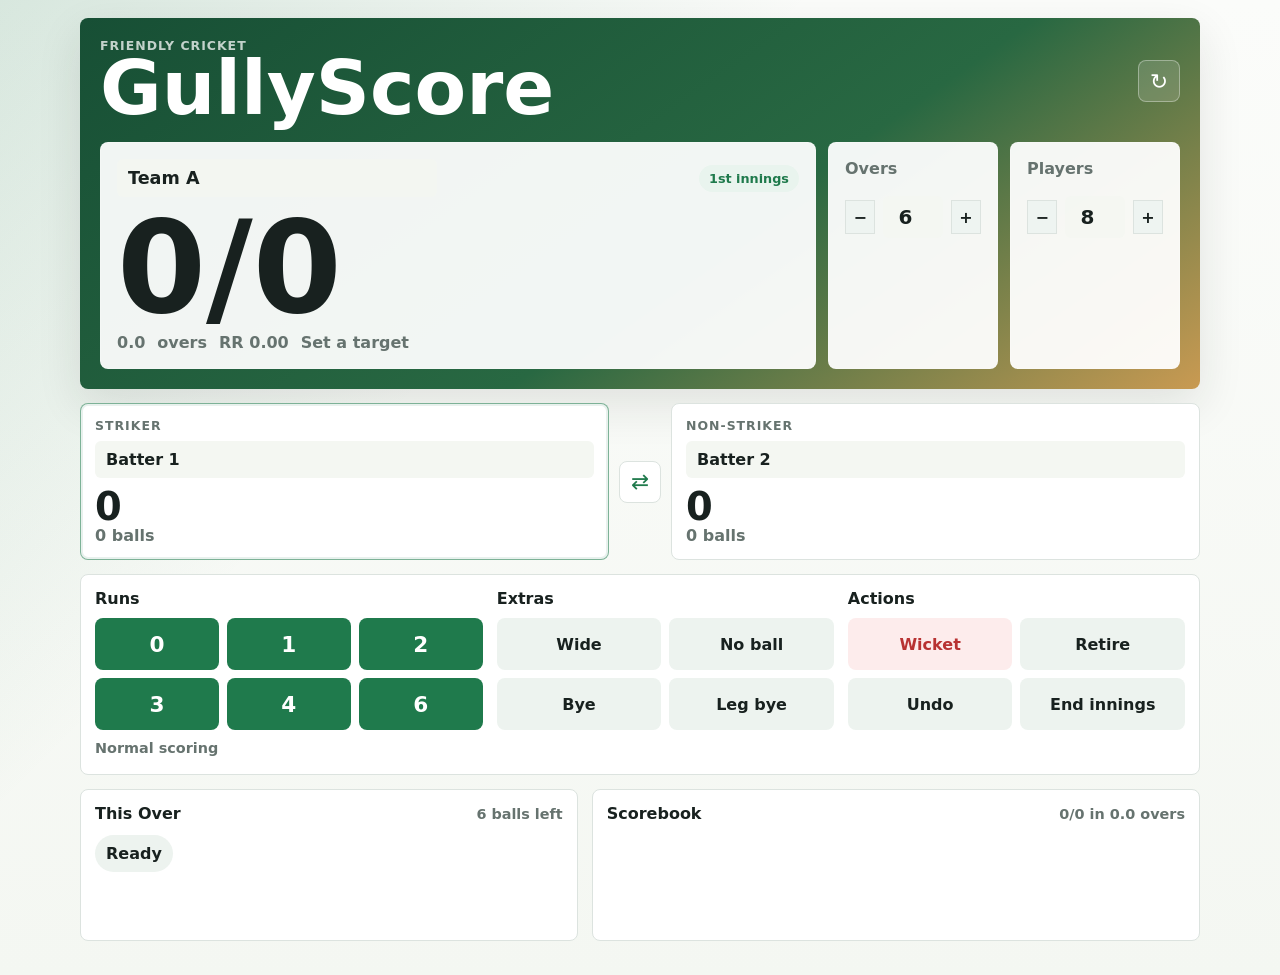
<file: index.html>
<!doctype html>
<html lang="en">
  <head>
    <meta charset="UTF-8" />
    <meta name="viewport" content="width=device-width, initial-scale=1.0" />
    <title>GullyScore Cricket</title>
    <link rel="stylesheet" href="styles.css" />
  </head>
  <body>
    <main class="app-shell">
      <section class="scoreboard" aria-label="Current score">
        <div class="match-strip">
          <div>
            <p class="eyebrow">Friendly Cricket</p>
            <h1>GullyScore</h1>
          </div>
          <button class="icon-button" id="resetMatch" title="Reset match" aria-label="Reset match">
            <span aria-hidden="true">&#8635;</span>
          </button>
        </div>

        <div class="score-grid">
          <article class="score-panel main-score">
            <div class="team-line">
              <input id="battingTeam" aria-label="Batting team" value="Team A" />
              <span id="inningsBadge">1st innings</span>
            </div>
            <div class="score-number"><span id="runs">0</span>/<span id="wickets">0</span></div>
            <div class="meta-line">
              <span id="overs">0.0</span> overs
              <span>RR <strong id="runRate">0.00</strong></span>
              <span id="targetText">Set a target</span>
            </div>
          </article>

          <article class="score-panel">
            <label for="oversLimit">Overs</label>
            <div class="stepper">
              <button class="small-button" data-step-overs="-1" aria-label="Reduce overs">&minus;</button>
              <input id="oversLimit" type="number" min="1" max="50" value="6" />
              <button class="small-button" data-step-overs="1" aria-label="Increase overs">+</button>
            </div>
          </article>

          <article class="score-panel">
            <label for="playersLimit">Players</label>
            <div class="stepper">
              <button class="small-button" data-step-players="-1" aria-label="Reduce players">&minus;</button>
              <input id="playersLimit" type="number" min="2" max="11" value="8" />
              <button class="small-button" data-step-players="1" aria-label="Increase players">+</button>
            </div>
          </article>
        </div>
      </section>

      <section class="batters" aria-label="Batters">
        <article class="batter active" id="strikerCard">
          <p>Striker</p>
          <input id="strikerName" aria-label="Striker name" value="Batter 1" />
          <strong id="strikerRuns">0</strong>
          <span id="strikerBalls">0 balls</span>
        </article>
        <button class="swap-button" id="swapStrike" title="Swap strike" aria-label="Swap strike">
          <span aria-hidden="true">&#8644;</span>
        </button>
        <article class="batter" id="nonStrikerCard">
          <p>Non-striker</p>
          <input id="nonStrikerName" aria-label="Non-striker name" value="Batter 2" />
          <strong id="nonStrikerRuns">0</strong>
          <span id="nonStrikerBalls">0 balls</span>
        </article>
      </section>

      <section class="controls" aria-label="Scoring controls">
        <div class="control-group">
          <h2>Runs</h2>
          <div class="button-grid runs-grid">
            <button data-score="0">0</button>
            <button data-score="1">1</button>
            <button data-score="2">2</button>
            <button data-score="3">3</button>
            <button data-score="4">4</button>
            <button data-score="6">6</button>
          </div>
          <p class="mode-hint" id="scoreModeHint">Normal scoring</p>
        </div>

        <div class="control-group">
          <h2>Extras</h2>
          <div class="button-grid">
            <button data-extra="wide">Wide</button>
            <button data-extra="noBall">No ball</button>
            <button data-extra="bye">Bye</button>
            <button data-extra="legBye">Leg bye</button>
          </div>
        </div>

        <div class="control-group">
          <h2>Actions</h2>
          <div class="button-grid">
            <button id="wicketButton" class="danger">Wicket</button>
            <button id="retireButton">Retire</button>
            <button id="undoButton">Undo</button>
            <button id="endInningsButton">End innings</button>
          </div>
        </div>
      </section>

      <section class="details">
        <article>
          <div class="section-head">
            <h2>This Over</h2>
            <span id="ballsLeft">6 balls left</span>
          </div>
          <div class="over-pills" id="currentOver"></div>
        </article>

        <article>
          <div class="section-head">
            <h2>Scorebook</h2>
            <span id="inningsSummary">No balls yet</span>
          </div>
          <ol class="log" id="scoreLog"></ol>
        </article>
      </section>
    </main>

    <dialog id="nameDialog">
      <form method="dialog">
        <h2 id="dialogTitle">New batter</h2>
        <label for="newBatterName">Name</label>
        <input id="newBatterName" value="Next batter" />
        <menu>
          <button value="cancel">Cancel</button>
          <button id="confirmBatter" value="default">Save</button>
        </menu>
      </form>
    </dialog>

    <script src="app.js"></script>
  </body>
</html>
</file>
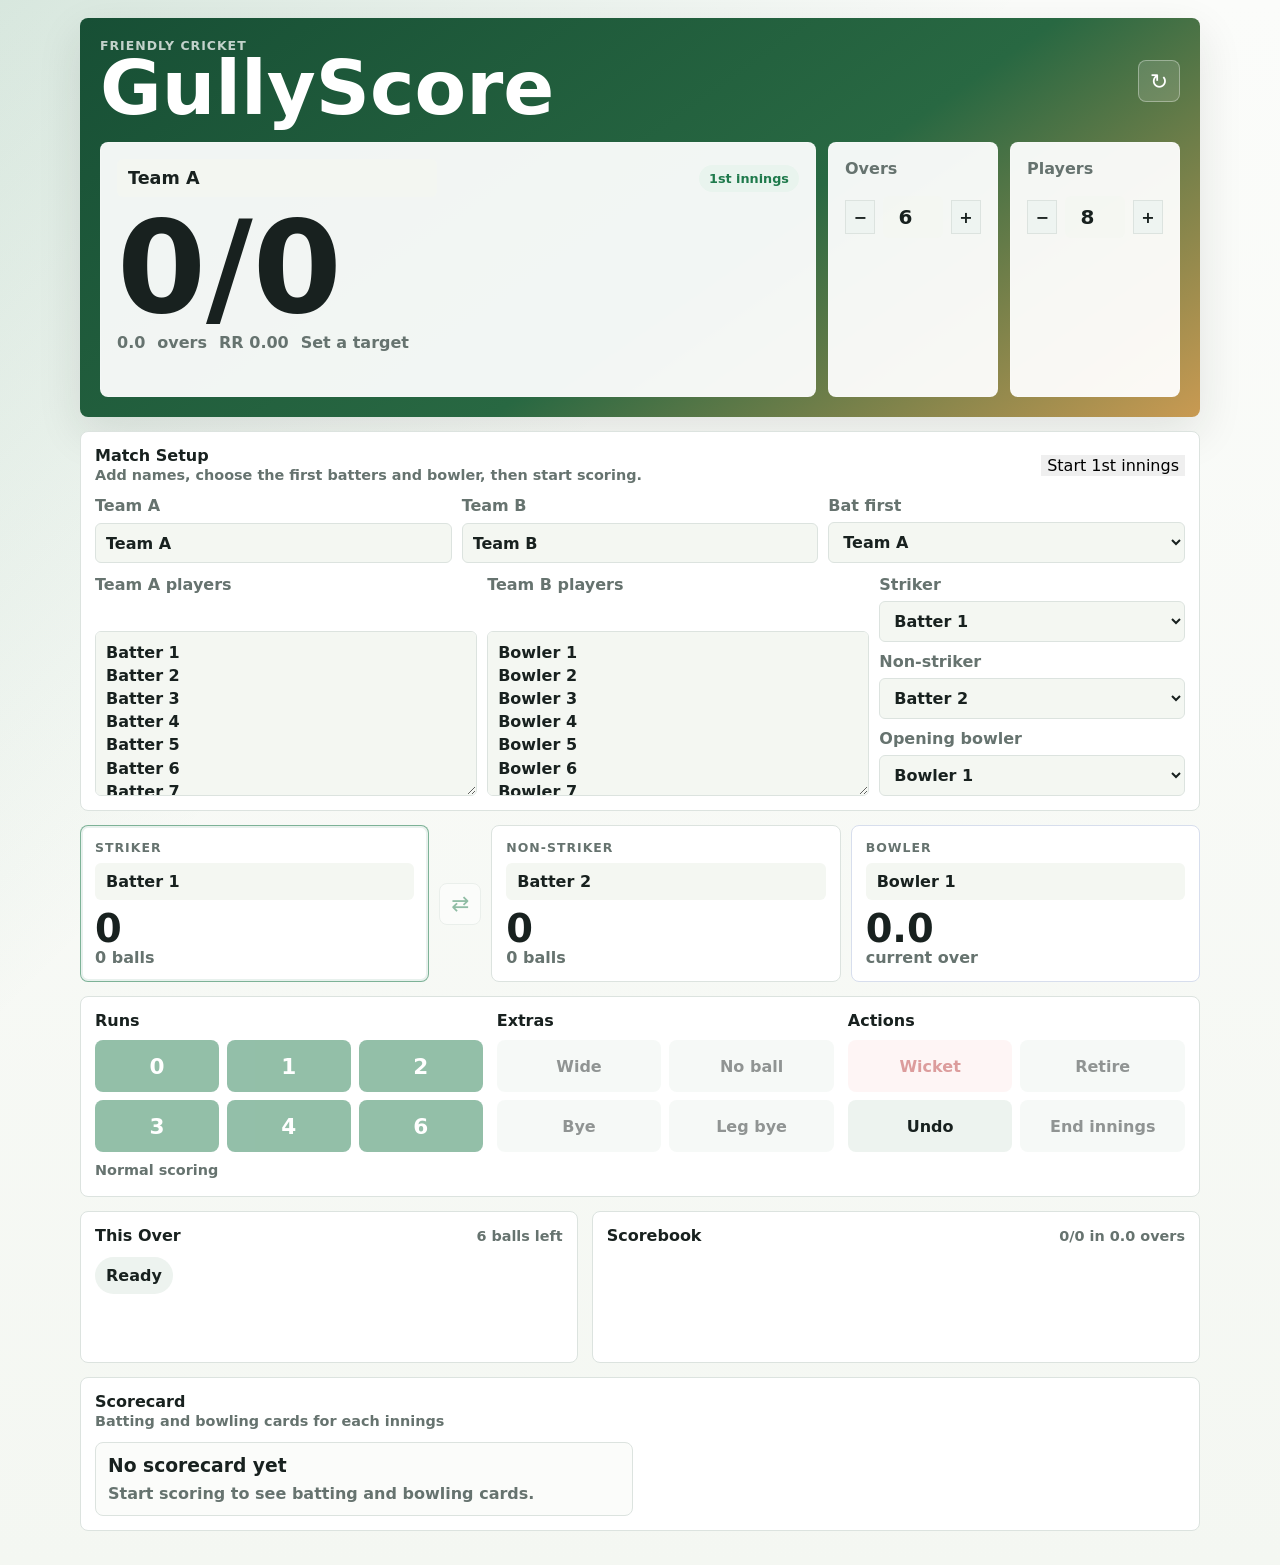
<file: cricketscoring2/index.html>
<!doctype html>
<html lang="en">
  <head>
    <meta charset="UTF-8" />
    <meta name="viewport" content="width=device-width, initial-scale=1.0" />
    <title>GullyScore Cricket</title>
    <link rel="stylesheet" href="styles.css" />
  </head>
  <body>
    <main class="app-shell">
      <section class="scoreboard" aria-label="Current score">
        <div class="match-strip">
          <div>
            <p class="eyebrow">Friendly Cricket</p>
            <h1>GullyScore</h1>
          </div>
          <button class="icon-button" id="resetMatch" title="Reset match" aria-label="Reset match">
            <span aria-hidden="true">&#8635;</span>
          </button>
        </div>

        <div class="score-grid">
          <article class="score-panel main-score">
            <div class="team-line">
              <input id="battingTeam" aria-label="Batting team" value="Team A" />
              <span id="inningsBadge">1st innings</span>
            </div>
            <div class="score-number"><span id="runs">0</span>/<span id="wickets">0</span></div>
            <div class="meta-line">
              <span id="overs">0.0</span> overs
              <span>RR <strong id="runRate">0.00</strong></span>
              <span id="targetText">Set a target</span>
            </div>
            <p class="chase-line" id="chaseLine"></p>
          </article>

          <article class="score-panel">
            <label for="oversLimit">Overs</label>
            <div class="stepper">
              <button class="small-button" data-step-overs="-1" aria-label="Reduce overs">&minus;</button>
              <input id="oversLimit" type="number" min="1" max="50" value="6" />
              <button class="small-button" data-step-overs="1" aria-label="Increase overs">+</button>
            </div>
          </article>

          <article class="score-panel">
            <label for="playersLimit">Players</label>
            <div class="stepper">
              <button class="small-button" data-step-players="-1" aria-label="Reduce players">&minus;</button>
              <input id="playersLimit" type="number" min="2" max="11" value="8" />
              <button class="small-button" data-step-players="1" aria-label="Increase players">+</button>
            </div>
          </article>
        </div>
      </section>

      <section class="setup-panel" id="setupPanel">
        <div class="section-head">
          <div>
            <h2>Match Setup</h2>
            <span>Add names, choose the first batters and bowler, then start scoring.</span>
          </div>
          <button id="startFirstInnings">Start 1st innings</button>
        </div>
        <div class="setup-grid">
          <label>
            Team A
            <input id="teamAName" value="Team A" />
          </label>
          <label>
            Team B
            <input id="teamBName" value="Team B" />
          </label>
          <label>
            Bat first
            <select id="batFirstTeam"></select>
          </label>
        </div>
        <div class="setup-grid players-grid">
          <label>
            Team A players
            <textarea id="teamAPlayers" rows="5">Batter 1
Batter 2
Batter 3
Batter 4
Batter 5
Batter 6
Batter 7
Batter 8</textarea>
          </label>
          <label>
            Team B players
            <textarea id="teamBPlayers" rows="5">Bowler 1
Bowler 2
Bowler 3
Bowler 4
Bowler 5
Bowler 6
Bowler 7
Bowler 8</textarea>
          </label>
          <div class="setup-selects">
            <label>
              Striker
              <select id="setupStriker"></select>
            </label>
            <label>
              Non-striker
              <select id="setupNonStriker"></select>
            </label>
            <label>
              Opening bowler
              <select id="setupBowler"></select>
            </label>
          </div>
        </div>
      </section>

      <section class="batters" aria-label="Batters">
        <article class="batter active" id="strikerCard">
          <p>Striker</p>
          <input id="strikerName" aria-label="Striker name" value="Batter 1" />
          <strong id="strikerRuns">0</strong>
          <span id="strikerBalls">0 balls</span>
        </article>
        <button class="swap-button" id="swapStrike" title="Swap strike" aria-label="Swap strike">
          <span aria-hidden="true">&#8644;</span>
        </button>
        <article class="batter" id="nonStrikerCard">
          <p>Non-striker</p>
          <input id="nonStrikerName" aria-label="Non-striker name" value="Batter 2" />
          <strong id="nonStrikerRuns">0</strong>
          <span id="nonStrikerBalls">0 balls</span>
        </article>
        <article class="batter bowler-card" id="bowlerCard">
          <p>Bowler</p>
          <input id="bowlerName" aria-label="Bowler name" value="Bowler 1" />
          <strong id="bowlerBalls">0.0</strong>
          <span>current over</span>
        </article>
      </section>

      <section class="controls" aria-label="Scoring controls">
        <div class="control-group">
          <h2>Runs</h2>
          <div class="button-grid runs-grid">
            <button data-score="0">0</button>
            <button data-score="1">1</button>
            <button data-score="2">2</button>
            <button data-score="3">3</button>
            <button data-score="4">4</button>
            <button data-score="6">6</button>
          </div>
          <p class="mode-hint" id="scoreModeHint">Normal scoring</p>
        </div>

        <div class="control-group">
          <h2>Extras</h2>
          <div class="button-grid">
            <button data-extra="wide">Wide</button>
            <button data-extra="noBall">No ball</button>
            <button data-extra="bye">Bye</button>
            <button data-extra="legBye">Leg bye</button>
          </div>
        </div>

        <div class="control-group">
          <h2>Actions</h2>
          <div class="button-grid">
            <button id="wicketButton" class="danger">Wicket</button>
            <button id="retireButton">Retire</button>
            <button id="undoButton">Undo</button>
            <button id="endInningsButton">End innings</button>
          </div>
        </div>
      </section>

      <section class="details">
        <article>
          <div class="section-head">
            <h2>This Over</h2>
            <span id="ballsLeft">6 balls left</span>
          </div>
          <div class="over-pills" id="currentOver"></div>
        </article>

        <article>
          <div class="section-head">
            <h2>Scorebook</h2>
            <span id="inningsSummary">No balls yet</span>
          </div>
          <ol class="log" id="scoreLog"></ol>
        </article>
      </section>

      <section class="scorecard-section">
        <div class="section-head">
          <div>
            <h2>Scorecard</h2>
            <span>Batting and bowling cards for each innings</span>
          </div>
        </div>
        <div class="scorecard-grid" id="scorecardGrid"></div>
      </section>
    </main>

    <dialog id="nameDialog">
      <form method="dialog">
        <h2 id="dialogTitle">New batter</h2>
        <label for="playerSelect" id="dialogLabel">Player</label>
        <select id="playerSelect"></select>
        <input id="newBatterName" value="Next batter" hidden />
        <menu>
          <button value="cancel">Cancel</button>
          <button id="confirmBatter" value="default">Save</button>
        </menu>
      </form>
    </dialog>

    <script src="app.js"></script>
  </body>
</html>
</file>
<file: styles.css>
:root {
  color-scheme: light;
  --grass: #1f7a4c;
  --pitch: #d7b377;
  --ink: #18211f;
  --muted: #66736f;
  --line: #dce3df;
  --panel: #ffffff;
  --wash: #f4f7f2;
  --warn: #b83232;
  --blue: #315f9f;
  --shadow: 0 16px 45px rgba(24, 33, 31, 0.11);
}

* {
  box-sizing: border-box;
}

body {
  margin: 0;
  min-height: 100vh;
  font-family:
    Inter, ui-sans-serif, system-ui, -apple-system, BlinkMacSystemFont, "Segoe UI", sans-serif;
  color: var(--ink);
  background:
    linear-gradient(135deg, rgba(31, 122, 76, 0.16), transparent 36%),
    linear-gradient(180deg, #fbfcfa, var(--wash));
}

button,
input {
  font: inherit;
}

button {
  border: 0;
  cursor: pointer;
  transition:
    transform 140ms ease,
    background 140ms ease,
    box-shadow 140ms ease;
}

button:active {
  transform: translateY(1px);
}

.app-shell {
  width: min(1120px, calc(100vw - 28px));
  margin: 0 auto;
  padding: 18px 0 34px;
}

.scoreboard {
  background: linear-gradient(145deg, #174f35, #286842 58%, #c99a52);
  color: #fff;
  border-radius: 8px;
  padding: 20px;
  box-shadow: var(--shadow);
}

.match-strip,
.team-line,
.meta-line,
.batters,
.section-head,
.stepper {
  display: flex;
  align-items: center;
}

.match-strip {
  justify-content: space-between;
  gap: 16px;
  margin-bottom: 18px;
}

.eyebrow,
.batter p {
  margin: 0;
  color: rgba(255, 255, 255, 0.74);
  font-size: 0.78rem;
  text-transform: uppercase;
  letter-spacing: 0.08em;
  font-weight: 700;
}

h1,
h2 {
  margin: 0;
  letter-spacing: 0;
}

h1 {
  font-size: clamp(2rem, 6vw, 4.7rem);
  line-height: 0.95;
}

h2 {
  font-size: 1rem;
}

.icon-button,
.swap-button,
.small-button {
  display: grid;
  place-items: center;
  border: 1px solid rgba(255, 255, 255, 0.35);
  background: rgba(255, 255, 255, 0.14);
  color: inherit;
}

.icon-button,
.swap-button {
  width: 42px;
  height: 42px;
  border-radius: 8px;
  font-size: 1.35rem;
}

.score-grid {
  display: grid;
  grid-template-columns: minmax(0, 1fr) 170px 170px;
  gap: 12px;
}

.score-panel,
.batter,
.controls,
.details article {
  border: 1px solid var(--line);
  border-radius: 8px;
  background: var(--panel);
}

.score-panel {
  min-height: 128px;
  padding: 16px;
  color: var(--ink);
}

.scoreboard .score-panel {
  border-color: rgba(255, 255, 255, 0.2);
  background: rgba(255, 255, 255, 0.94);
}

.main-score {
  min-height: 160px;
}

.team-line {
  justify-content: space-between;
  gap: 12px;
}

.team-line input,
.batter input,
.score-panel input,
dialog input {
  min-width: 0;
  border: 1px solid transparent;
  border-radius: 6px;
  background: rgba(244, 247, 242, 0.72);
  color: var(--ink);
  padding: 8px 10px;
  font-weight: 800;
}

.team-line input {
  width: min(320px, 62vw);
  font-size: 1.1rem;
}

#inningsBadge {
  white-space: nowrap;
  border-radius: 999px;
  background: #e9f4ee;
  color: var(--grass);
  padding: 6px 10px;
  font-size: 0.8rem;
  font-weight: 800;
}

.score-number {
  margin: 10px 0 4px;
  font-size: clamp(4rem, 15vw, 8rem);
  line-height: 0.95;
  font-weight: 900;
}

.meta-line {
  flex-wrap: wrap;
  gap: 12px;
  color: var(--muted);
  font-weight: 700;
}

.score-panel label {
  display: block;
  margin-bottom: 18px;
  color: var(--muted);
  font-weight: 800;
}

.stepper {
  gap: 8px;
}

.stepper input {
  width: 68px;
  text-align: center;
  font-size: 1.25rem;
}

.small-button {
  width: 34px;
  height: 34px;
  border-color: var(--line);
  color: var(--ink);
  background: #eef4f1;
  font-weight: 900;
}

.batters {
  display: grid;
  grid-template-columns: 1fr 42px 1fr;
  gap: 10px;
  margin: 14px 0;
}

.batter {
  padding: 14px;
}

.batter.active {
  border-color: rgba(31, 122, 76, 0.58);
  box-shadow: inset 0 0 0 2px rgba(31, 122, 76, 0.1);
}

.batter p {
  color: var(--muted);
  margin-bottom: 8px;
}

.batter input {
  width: 100%;
  margin-bottom: 10px;
  background: var(--wash);
}

.batter strong {
  display: block;
  font-size: 2.4rem;
  line-height: 1;
}

.batter span {
  color: var(--muted);
  font-weight: 700;
}

.swap-button {
  align-self: center;
  border-color: var(--line);
  background: var(--panel);
  color: var(--grass);
}

.controls {
  display: grid;
  grid-template-columns: 1.15fr 1fr 1fr;
  gap: 14px;
  padding: 14px;
}

.control-group {
  min-width: 0;
}

.control-group h2 {
  margin-bottom: 10px;
}

.button-grid {
  display: grid;
  grid-template-columns: repeat(2, minmax(0, 1fr));
  gap: 8px;
}

.runs-grid {
  grid-template-columns: repeat(3, minmax(0, 1fr));
}

.button-grid button {
  min-height: 52px;
  border-radius: 8px;
  background: #edf3ef;
  color: var(--ink);
  font-weight: 900;
}

.runs-grid button {
  background: var(--grass);
  color: #fff;
  font-size: 1.35rem;
}

.mode-hint {
  margin: 10px 0 0;
  min-height: 20px;
  color: var(--muted);
  font-size: 0.9rem;
  font-weight: 800;
}

.mode-hint.active {
  color: var(--warn);
}

.button-grid button:hover,
.small-button:hover,
.swap-button:hover {
  box-shadow: 0 8px 18px rgba(24, 33, 31, 0.11);
}

.button-grid .danger {
  background: #fdecec;
  color: var(--warn);
}

.details {
  display: grid;
  grid-template-columns: 0.9fr 1.1fr;
  gap: 14px;
  margin-top: 14px;
}

.details article {
  padding: 14px;
  min-height: 152px;
}

.section-head {
  justify-content: space-between;
  gap: 10px;
  margin-bottom: 12px;
}

.section-head span {
  color: var(--muted);
  font-size: 0.9rem;
  font-weight: 800;
}

.over-pills {
  display: flex;
  flex-wrap: wrap;
  gap: 8px;
}

.pill {
  min-width: 42px;
  border-radius: 999px;
  background: #edf3ef;
  color: var(--ink);
  padding: 9px 11px;
  text-align: center;
  font-weight: 900;
}

.pill.wicket {
  background: #fdecec;
  color: var(--warn);
}

.pill.boundary {
  background: #e7f0ff;
  color: var(--blue);
}

.log {
  display: grid;
  gap: 8px;
  max-height: 248px;
  overflow: auto;
  margin: 0;
  padding-left: 24px;
}

.log li {
  padding: 9px 10px;
  border-radius: 8px;
  background: var(--wash);
  font-weight: 700;
}

dialog {
  width: min(360px, calc(100vw - 28px));
  border: 0;
  border-radius: 8px;
  padding: 0;
  box-shadow: var(--shadow);
}

dialog::backdrop {
  background: rgba(18, 27, 24, 0.42);
}

dialog form {
  display: grid;
  gap: 12px;
  padding: 18px;
}

dialog menu {
  display: flex;
  justify-content: flex-end;
  gap: 8px;
  margin: 0;
  padding: 0;
}

dialog button {
  border-radius: 8px;
  padding: 10px 13px;
  background: var(--grass);
  color: #fff;
  font-weight: 800;
}

dialog button[value="cancel"] {
  background: #edf3ef;
  color: var(--ink);
}

@media (max-width: 820px) {
  .app-shell {
    width: min(100vw - 18px, 620px);
    padding-top: 9px;
  }

  .scoreboard {
    padding: 14px;
  }

  .score-grid,
  .controls,
  .details {
    grid-template-columns: 1fr;
  }

  .score-grid {
    gap: 10px;
  }

  .main-score {
    min-height: 0;
  }

  .score-panel {
    min-height: 0;
  }

  .controls {
    padding: 10px;
  }
}

@media (max-width: 520px) {
  .match-strip {
    align-items: flex-start;
  }

  .batters {
    grid-template-columns: 1fr;
  }

  .swap-button {
    justify-self: center;
    transform: rotate(90deg);
  }

  .runs-grid {
    grid-template-columns: repeat(3, minmax(58px, 1fr));
  }

  .button-grid button {
    min-height: 48px;
  }
}
</file>
<file: cricketscoring2/styles.css>
:root {
  color-scheme: light;
  --grass: #1f7a4c;
  --pitch: #d7b377;
  --ink: #18211f;
  --muted: #66736f;
  --line: #dce3df;
  --panel: #ffffff;
  --wash: #f4f7f2;
  --warn: #b83232;
  --blue: #315f9f;
  --shadow: 0 16px 45px rgba(24, 33, 31, 0.11);
}

* {
  box-sizing: border-box;
}

body {
  margin: 0;
  min-height: 100vh;
  font-family:
    Inter, ui-sans-serif, system-ui, -apple-system, BlinkMacSystemFont, "Segoe UI", sans-serif;
  color: var(--ink);
  background:
    linear-gradient(135deg, rgba(31, 122, 76, 0.16), transparent 36%),
    linear-gradient(180deg, #fbfcfa, var(--wash));
}

button,
input,
select,
textarea {
  font: inherit;
}

button {
  border: 0;
  cursor: pointer;
  transition:
    transform 140ms ease,
    background 140ms ease,
    box-shadow 140ms ease;
}

button:active {
  transform: translateY(1px);
}

button:disabled {
  cursor: not-allowed;
  opacity: 0.48;
  box-shadow: none;
}

.app-shell {
  width: min(1120px, calc(100vw - 28px));
  margin: 0 auto;
  padding: 18px 0 34px;
}

.scoreboard {
  background: linear-gradient(145deg, #174f35, #286842 58%, #c99a52);
  color: #fff;
  border-radius: 8px;
  padding: 20px;
  box-shadow: var(--shadow);
}

.match-strip,
.team-line,
.meta-line,
.batters,
.section-head,
.stepper {
  display: flex;
  align-items: center;
}

.match-strip {
  justify-content: space-between;
  gap: 16px;
  margin-bottom: 18px;
}

.setup-panel {
  margin: 14px 0;
  border: 1px solid var(--line);
  border-radius: 8px;
  background: var(--panel);
  padding: 14px;
}

.setup-grid {
  display: grid;
  grid-template-columns: repeat(3, minmax(0, 1fr));
  gap: 10px;
  margin-top: 12px;
}

.players-grid {
  grid-template-columns: 1fr 1fr 0.8fr;
}

.setup-selects {
  display: grid;
  gap: 10px;
}

.setup-panel label {
  display: grid;
  gap: 7px;
  color: var(--muted);
  font-weight: 800;
}

.setup-panel input,
.setup-panel select,
.setup-panel textarea,
dialog select {
  width: 100%;
  min-width: 0;
  border: 1px solid var(--line);
  border-radius: 6px;
  background: var(--wash);
  color: var(--ink);
  padding: 9px 10px;
  font-weight: 800;
}

.setup-panel textarea {
  resize: vertical;
  line-height: 1.45;
}

.eyebrow,
.batter p {
  margin: 0;
  color: rgba(255, 255, 255, 0.74);
  font-size: 0.78rem;
  text-transform: uppercase;
  letter-spacing: 0.08em;
  font-weight: 700;
}

h1,
h2 {
  margin: 0;
  letter-spacing: 0;
}

h1 {
  font-size: clamp(2rem, 6vw, 4.7rem);
  line-height: 0.95;
}

h2 {
  font-size: 1rem;
}

.icon-button,
.swap-button,
.small-button {
  display: grid;
  place-items: center;
  border: 1px solid rgba(255, 255, 255, 0.35);
  background: rgba(255, 255, 255, 0.14);
  color: inherit;
}

.icon-button,
.swap-button {
  width: 42px;
  height: 42px;
  border-radius: 8px;
  font-size: 1.35rem;
}

.score-grid {
  display: grid;
  grid-template-columns: minmax(0, 1fr) 170px 170px;
  gap: 12px;
}

.score-panel,
.batter,
.controls,
.details article {
  border: 1px solid var(--line);
  border-radius: 8px;
  background: var(--panel);
}

.score-panel {
  min-height: 128px;
  padding: 16px;
  color: var(--ink);
}

.scoreboard .score-panel {
  border-color: rgba(255, 255, 255, 0.2);
  background: rgba(255, 255, 255, 0.94);
}

.main-score {
  min-height: 160px;
}

.team-line {
  justify-content: space-between;
  gap: 12px;
}

.team-line input,
.batter input,
.score-panel input,
dialog input,
dialog select {
  min-width: 0;
  border: 1px solid transparent;
  border-radius: 6px;
  background: rgba(244, 247, 242, 0.72);
  color: var(--ink);
  padding: 8px 10px;
  font-weight: 800;
}

.team-line input {
  width: min(320px, 62vw);
  font-size: 1.1rem;
}

#inningsBadge {
  white-space: nowrap;
  border-radius: 999px;
  background: #e9f4ee;
  color: var(--grass);
  padding: 6px 10px;
  font-size: 0.8rem;
  font-weight: 800;
}

.score-number {
  margin: 10px 0 4px;
  font-size: clamp(4rem, 15vw, 8rem);
  line-height: 0.95;
  font-weight: 900;
}

.chase-line {
  margin: 8px 0 0;
  min-height: 20px;
  color: var(--grass);
  font-weight: 900;
}

.meta-line {
  flex-wrap: wrap;
  gap: 12px;
  color: var(--muted);
  font-weight: 700;
}

.score-panel label {
  display: block;
  margin-bottom: 18px;
  color: var(--muted);
  font-weight: 800;
}

.stepper {
  gap: 8px;
}

.stepper input {
  width: 68px;
  text-align: center;
  font-size: 1.25rem;
}

.small-button {
  width: 34px;
  height: 34px;
  border-color: var(--line);
  color: var(--ink);
  background: #eef4f1;
  font-weight: 900;
}

.batters {
  display: grid;
  grid-template-columns: 1fr 42px 1fr 1fr;
  gap: 10px;
  margin: 14px 0;
}

.batter {
  padding: 14px;
}

.batter.active {
  border-color: rgba(31, 122, 76, 0.58);
  box-shadow: inset 0 0 0 2px rgba(31, 122, 76, 0.1);
}

.batter p {
  color: var(--muted);
  margin-bottom: 8px;
}

.batter input {
  width: 100%;
  margin-bottom: 10px;
  background: var(--wash);
}

.batter strong {
  display: block;
  font-size: 2.4rem;
  line-height: 1;
}

.batter span {
  color: var(--muted);
  font-weight: 700;
}

.bowler-card {
  border-color: #d7deed;
}

.swap-button {
  align-self: center;
  border-color: var(--line);
  background: var(--panel);
  color: var(--grass);
}

.controls {
  display: grid;
  grid-template-columns: 1.15fr 1fr 1fr;
  gap: 14px;
  padding: 14px;
}

.control-group {
  min-width: 0;
}

.control-group h2 {
  margin-bottom: 10px;
}

.button-grid {
  display: grid;
  grid-template-columns: repeat(2, minmax(0, 1fr));
  gap: 8px;
}

.runs-grid {
  grid-template-columns: repeat(3, minmax(0, 1fr));
}

.button-grid button {
  min-height: 52px;
  border-radius: 8px;
  background: #edf3ef;
  color: var(--ink);
  font-weight: 900;
}

.runs-grid button {
  background: var(--grass);
  color: #fff;
  font-size: 1.35rem;
}

.mode-hint {
  margin: 10px 0 0;
  min-height: 20px;
  color: var(--muted);
  font-size: 0.9rem;
  font-weight: 800;
}

.mode-hint.active {
  color: var(--warn);
}

.button-grid button:hover,
.small-button:hover,
.swap-button:hover {
  box-shadow: 0 8px 18px rgba(24, 33, 31, 0.11);
}

.button-grid .danger {
  background: #fdecec;
  color: var(--warn);
}

.details {
  display: grid;
  grid-template-columns: 0.9fr 1.1fr;
  gap: 14px;
  margin-top: 14px;
}

.details article {
  padding: 14px;
  min-height: 152px;
}

.scorecard-section {
  margin-top: 14px;
  border: 1px solid var(--line);
  border-radius: 8px;
  background: var(--panel);
  padding: 14px;
}

.scorecard-grid {
  display: grid;
  grid-template-columns: repeat(2, minmax(0, 1fr));
  gap: 14px;
}

.scorecard-card {
  min-width: 0;
  border: 1px solid var(--line);
  border-radius: 8px;
  background: #fbfcfa;
  padding: 12px;
  overflow-x: auto;
}

.scorecard-title {
  display: flex;
  align-items: center;
  justify-content: space-between;
  gap: 12px;
  margin-bottom: 10px;
}

.scorecard-card h3,
.scorecard-card h4 {
  margin: 0;
}

.scorecard-card h4 {
  margin-top: 12px;
  margin-bottom: 6px;
  color: var(--muted);
}

.scorecard-card p {
  margin: 8px 0 0;
  color: var(--muted);
  font-weight: 700;
}

.scorecard-card table {
  width: 100%;
  min-width: 430px;
  border-collapse: collapse;
}

.scorecard-card th,
.scorecard-card td {
  border-bottom: 1px solid var(--line);
  padding: 8px 7px;
  text-align: left;
  white-space: nowrap;
}

.scorecard-card th {
  color: var(--muted);
  font-size: 0.78rem;
  text-transform: uppercase;
}

.scorecard-card td {
  font-weight: 800;
}

.section-head {
  justify-content: space-between;
  gap: 10px;
  margin-bottom: 12px;
}

.section-head span {
  color: var(--muted);
  font-size: 0.9rem;
  font-weight: 800;
}

.over-pills {
  display: flex;
  flex-wrap: wrap;
  gap: 8px;
}

.pill {
  min-width: 42px;
  border-radius: 999px;
  background: #edf3ef;
  color: var(--ink);
  padding: 9px 11px;
  text-align: center;
  font-weight: 900;
}

.pill.wicket {
  background: #fdecec;
  color: var(--warn);
}

.pill.boundary {
  background: #e7f0ff;
  color: var(--blue);
}

.log {
  display: grid;
  gap: 8px;
  max-height: 248px;
  overflow: auto;
  margin: 0;
  padding-left: 24px;
}

.log li {
  padding: 9px 10px;
  border-radius: 8px;
  background: var(--wash);
  font-weight: 700;
}

dialog {
  width: min(360px, calc(100vw - 28px));
  border: 0;
  border-radius: 8px;
  padding: 0;
  box-shadow: var(--shadow);
}

dialog::backdrop {
  background: rgba(18, 27, 24, 0.42);
}

dialog form {
  display: grid;
  gap: 12px;
  padding: 18px;
}

dialog menu {
  display: flex;
  justify-content: flex-end;
  gap: 8px;
  margin: 0;
  padding: 0;
}

dialog button {
  border-radius: 8px;
  padding: 10px 13px;
  background: var(--grass);
  color: #fff;
  font-weight: 800;
}

dialog button[value="cancel"] {
  background: #edf3ef;
  color: var(--ink);
}

@media (max-width: 820px) {
  .app-shell {
    width: min(100vw - 18px, 620px);
    padding-top: 9px;
  }

  .scoreboard {
    padding: 14px;
  }

  .score-grid,
  .setup-grid,
  .players-grid,
  .controls,
  .details,
  .scorecard-grid {
    grid-template-columns: 1fr;
  }

  .score-grid {
    gap: 10px;
  }

  .main-score {
    min-height: 0;
  }

  .score-panel {
    min-height: 0;
  }

  .controls {
    padding: 10px;
  }
}

@media (max-width: 520px) {
  .match-strip {
    align-items: flex-start;
  }

  .batters {
    grid-template-columns: 1fr;
  }

  .swap-button {
    justify-self: center;
    transform: rotate(90deg);
  }

  .runs-grid {
    grid-template-columns: repeat(3, minmax(58px, 1fr));
  }

  .button-grid button {
    min-height: 48px;
  }
}
</file>
